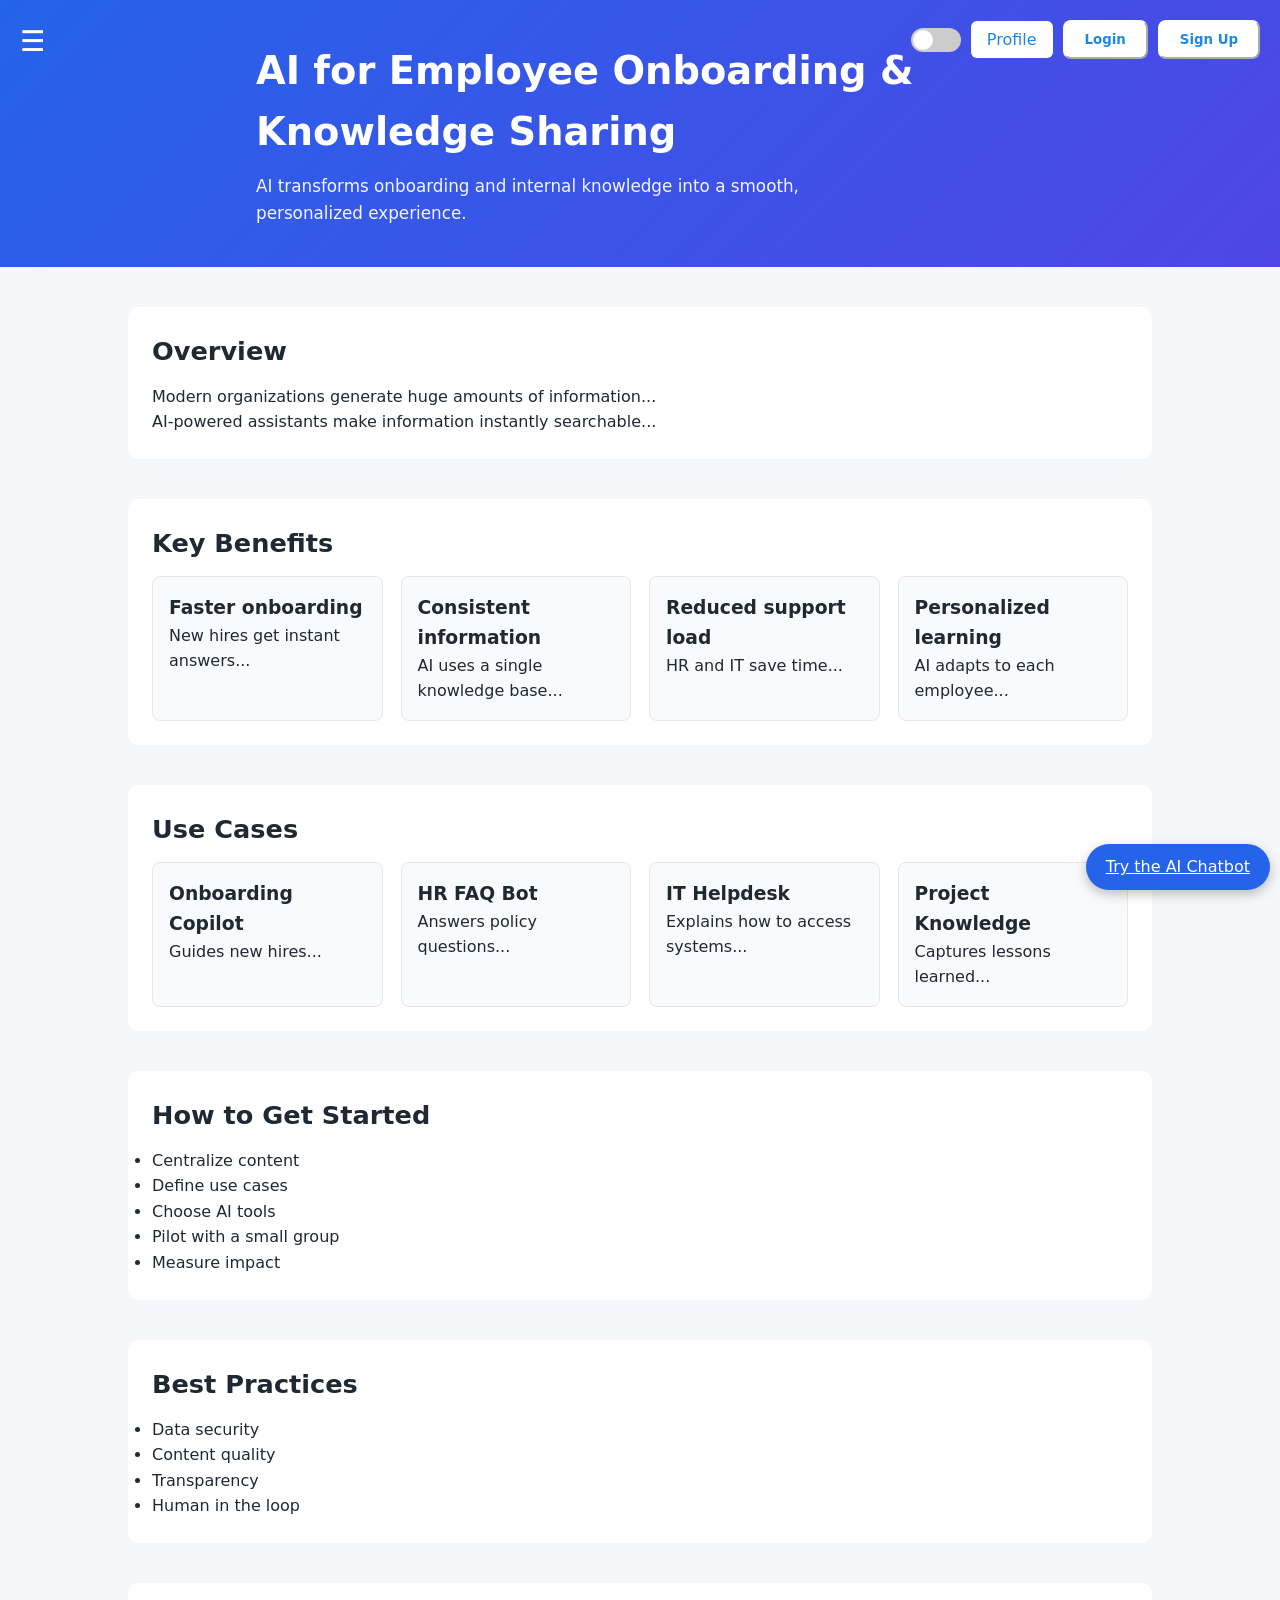
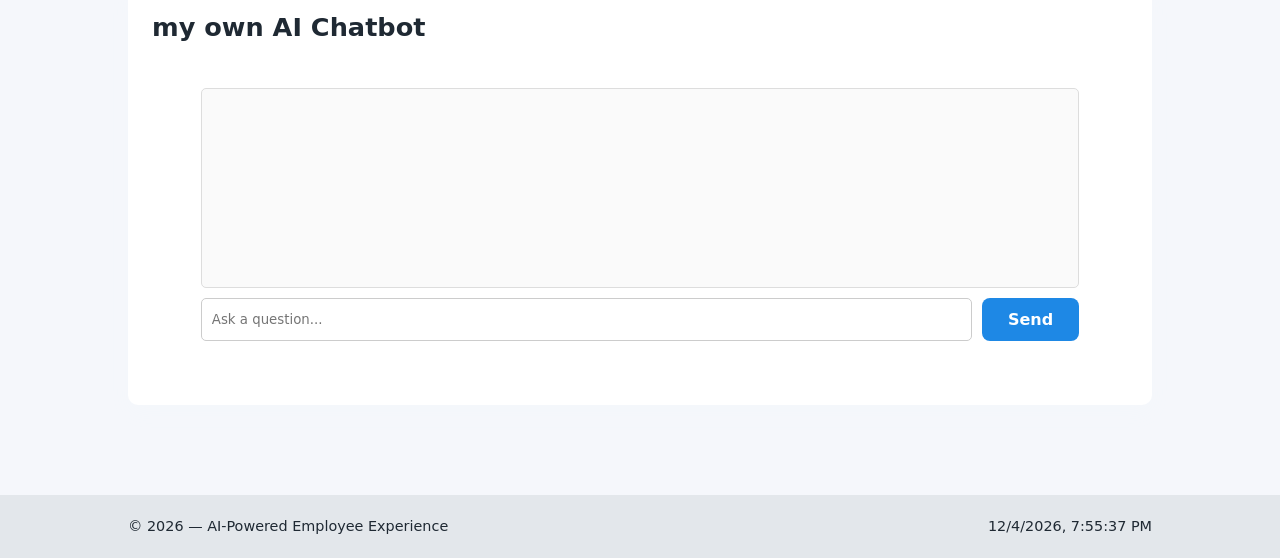
<file: index.html>
<!DOCTYPE html>
<html lang="en">
<head>
  <meta charset="UTF-8" />
  <meta name="viewport" content="width=device-width, initial-scale=1.0" />
  <title>AI Employee Experience</title>
  <link rel="stylesheet" href="style.css" />
</head>

<body>

<!-- SIDEBAR -->
<div class="menu-icon" onclick="toggleSidebar()">☰</div>

<div class="sidebar-overlay" id="sidebarOverlay" onclick="toggleSidebar()"></div>

<div class="sidebar" id="sidebar">
  <h2>Menu</h2>
  <a href="#overview">Overview</a>
  <a href="#benefits">Benefits</a>
  <a href="#use-cases">Use Cases</a>
  <a href="#implementation">Implementation</a>
  <a href="#best-practices">Best Practices</a>
  <a href="#chatbot">Chatbot</a>
</div>

<!-- MENU ICON -->
<div class="menu-icon" onclick="toggleSidebar()">☰</div>

<header>
  <div class="header-controls">
    <div class="toggle-switch" onclick="toggleDarkMode()"><div class="circle"></div></div>

    <div class="profile">
      <div class="profile-btn" onclick="toggleDropdown()">Profile</div>
      <div class="dropdown" id="dropdown">
        <a href="#">My Account</a>
        <a href="#">Settings</a>
        <a href="#">Logout</a>
      </div>
    </div>

    <button onclick="openPopup('login')">Login</button>
    <button onclick="openPopup('signup')">Sign Up</button>
  </div>

  <h1>AI for Employee Onboarding & Knowledge Sharing</h1>
  <p>AI transforms onboarding and internal knowledge into a smooth, personalized experience.</p>

  <a href="#chatbot" class="chat-btn" style="margin: 40px auto; display: block; width: max-content;">
   Try the AI Chatbot
   </a>
</header>

<main>
  <!-- Your informational sections -->
  <section id="overview">
    <h2>Overview</h2>
    <p>Modern organizations generate huge amounts of information...</p>
    <p>AI-powered assistants make information instantly searchable...</p>
  </section>

  <section id="benefits">
    <h2>Key Benefits</h2>
    <div class="grid">
      <div class="card"><h3>Faster onboarding</h3><p>New hires get instant answers...</p></div>
      <div class="card"><h3>Consistent information</h3><p>AI uses a single knowledge base...</p></div>
      <div class="card"><h3>Reduced support load</h3><p>HR and IT save time...</p></div>
      <div class="card"><h3>Personalized learning</h3><p>AI adapts to each employee...</p></div>
    </div>
  </section>

  <section id="use-cases">
    <h2>Use Cases</h2>
    <div class="grid">
      <div class="card"><h3>Onboarding Copilot</h3><p>Guides new hires...</p></div>
      <div class="card"><h3>HR FAQ Bot</h3><p>Answers policy questions...</p></div>
      <div class="card"><h3>IT Helpdesk</h3><p>Explains how to access systems...</p></div>
      <div class="card"><h3>Project Knowledge</h3><p>Captures lessons learned...</p></div>
    </div>
  </section>

  <section id="implementation">
    <h2>How to Get Started</h2>
    <ul>
      <li>Centralize content</li>
      <li>Define use cases</li>
      <li>Choose AI tools</li>
      <li>Pilot with a small group</li>
      <li>Measure impact</li>
    </ul>
  </section>

  <section id="best-practices">
    <h2>Best Practices</h2>
    <ul>
      <li>Data security</li>
      <li>Content quality</li>
      <li>Transparency</li>
      <li>Human in the loop</li>
    </ul>
  </section>

  <!-- CHATBOT SECTION -->
  <section id="chatbot">
    <h2>my own AI Chatbot</h2>
    
    <div class="chat-box">
      <div class="chat-log" id="chatLog"></div>
      <div class="input-row">
        <input id="userInput" placeholder="Ask a question...">
        <button onclick="sendMessage()">Send</button>
      </div>
    </div>
  </section>
</main>

<footer>
  <div>© 2026 — AI‑Powered Employee Experience</div>
  <div id="clock"></div>
</footer>

<!-- POPUP -->
<div class="popup-bg" id="popupBg">
  <div class="popup">
    <h2 id="popupTitle"></h2>
    <input type="text" placeholder="Email">
    <input type="password" placeholder="Password">
    <button style="width:100%;">Submit</button>
    <br><br>
    <button onclick="closePopup()" style="background:#ccc; color:black;">Close</button>
  </div>
</div>

<script>
/* SIDEBAR */
function toggleSidebar() {
  const sidebar = document.getElementById("sidebar");
  const overlay = document.getElementById("sidebarOverlay");

  sidebar.classList.toggle("open");
  overlay.classList.toggle("show");
  document.body.classList.toggle("sidebar-open");
}

/* DARK MODE */
function toggleDarkMode(){ document.body.classList.toggle("dark"); }

/* PROFILE DROPDOWN */
function toggleDropdown(){
  const d=document.getElementById("dropdown");
  d.style.display=d.style.display==="block"?"none":"block";
}

/* POPUP */
function openPopup(type){
  document.getElementById("popupBg").style.display="flex";
  document.getElementById("popupTitle").textContent=type==="login"?"Login":"Sign Up";
}
function closePopup(){ document.getElementById("popupBg").style.display="none"; }

/* CHATBOT */
function sendMessage(){
  const input=document.getElementById("userInput");
  const log=document.getElementById("chatLog");
  const text=input.value.trim();
  if(!text) return;

  log.innerHTML+=`<div><strong>You:</strong> ${text}</div>`;

  setTimeout(()=>{
    log.innerHTML+=`<div><strong>AI:</strong> ${getAIResponse(text)}</div>`;
    log.scrollTop=log.scrollHeight;
  },400);

  input.value="";
}

function getAIResponse(q){
  q=q.toLowerCase().trim();
  if(q==="hello") return "Hello! How can I help you today?";
  if(q==="hi") return "Hi! What would you like to know?";
  if(q==="good morning") return "Good morning! What would you like to know?";
  if(q==="good evening") return "Good evening! How may I help you today?";
  if(q==="hey") return "Hey! How can I assist you?";
  if(q.includes("leave")) return "You can request leave through the HR portal.";
  if(q.includes("benefits")) return "You can view your benefits in the HR system.";
  if(q.includes("onboarding")) return "Onboarding includes training, setup, and team introductions.";
  if(q.includes("abhishek")) return "hello sir , how may i help you";
  if(q.includes("rimal")) return "hello rimal , do you wanna join my company?";
  return "This is a demo response showing how AI can answer internal questions instantly.";
}

/* CLOCK */
function updateClock(){ document.getElementById("clock").textContent=new Date().toLocaleString(); }
setInterval(updateClock,1000); updateClock();
</script>

</body>
</html>
</file>
<file: style.css>
/* GLOBAL RESET */
* {
  box-sizing: border-box;
  margin: 0;
  padding: 0;
  font-family: system-ui, -apple-system, BlinkMacSystemFont, "Segoe UI", sans-serif;
}

/* BODY */
body {
  background: #f5f7fb;
  color: #1f2933;
  line-height: 1.6;
  transition: 0.3s;
}

/* DARK MODE */
body.dark {
  background: #1a1a1a;
  color: #f1f1f1;
}
body.dark header {
  background: #111;
}
body.dark .card, body.dark .chat-box {
  background: #2a2a2a;
  color: white;
  border-color: #444;
}
body.sidebar-open main,
body.sidebar-open header,
body.sidebar-open footer {
  transform: translate(250px);
  transition: margin-left 0.3s ease;
}


/* HEADER */
header {
  background: linear-gradient(135deg, #2563eb, #4f46e5);
  color: #ffffff;
  padding: 40px 20%;
  position: relative;
}
header h1 {
  font-size: 2.4rem;
  margin-bottom: 10px;
  color: white;
}
header p {
  max-width: 650px;
  font-size: 1.05rem;
  opacity: 0.95;
}
.chat-btn{
  position: fixed;
  bottom: -30px;
  right: 10px;
  background: #2563eb;
  color: white;
  padding: 10px 20px;
  border-radius: 30px;
  box-shadow: 0 4px 12px rgba(0,0,0,0.25);
  transition:  2s ease-in-out;
}
/* BUTTONS */
.btn-primary,
.header-controls button,
.home-btn {
  padding: 10px 20px;
  border-radius: 8px;
  font-weight: 600;
  /*text-decoration: none;*/
  cursor: pointer;
  border-color: white;
}
.btn-primary {
  background: #ffffff;
  color: #5e6b91;
}

.header-controls button,
.home-btn {
  background: white;
  color: #1e88e5;
}

/* MAIN CONTENT */
main {
  padding: 40px 10%;
}
section {
  margin-bottom: 40px;
  background: #ffffff;
  border-radius: 10px;
  padding: 24px;
  box-shadow: 0 8px 20px rgba(246, 247, 249, 0.06);
}
section h2 {
  font-size: 1.6rem;
  margin-bottom: 12px;
}
.grid {
  display: grid;
  grid-template-columns: repeat(auto-fit, minmax(230px, 1fr));
  gap: 18px;
}
.card {
  background: #f9fafb;
  border-radius: 8px;
  padding: 16px;
  border: 1px solid #e5e7eb;
}

/* SIDEBAR */
.sidebar {
  width: 200px;
  height: 100%;
  background: #1e88e5;
  color: white;
  position: fixed;
  top: 0;
  left: -260px;
  padding: 70px 10px;
  transition: right 0.30s ease-in-out;
  z-index: 9999;
  box-shadow: 3px 0 10px rgba(0,0,0,0.25);
  display: flex;
  flex-direction: column;
  gap: 10px;
}
.sidebar h2 {
  margin-bottom: 10px;
  font-size: 1.4rem;
  font-weight: 600;
}

.sidebar a {
  color: white;
  text-decoration: none;
  font-size: 1.1rem;
  padding: 8px 0;
  display: block;
  transition: 0.2s;
}

.sidebar a:hover {
  padding-left: 10px;
  opacity: 0.9;
}

.sidebar.open {
  left: 0;
}
/* DARK OVERLAY */
.sidebar-overlay {
  position: fixed;
  top: 0;
  left: 0;
  width: 100%;
  height: 100%;
  background: rgba(121, 11, 11, 0.45);
  display: none;
  z-index: 9998;
  backdrop-filter: blur(2px);
}

.sidebar-overlay.show {
  display: block;
}
.menu-icon {
  position: fixed;
  top: 20px;
  left: 20px;
  font-size: 28px;
  cursor: pointer;
  color: white;
  z-index: 10000; /* FIXED */
}

/* SHIFT PAGE CONTENT WHEN SIDEBAR OPENS */
body.sidebar-open header,
body.sidebar-open main,
body.sidebar-open footer {
  transform: translateX(250px);
  transition: transform 0.35s ease;
}
/* HEADER CONTROLS */
.header-controls {
  position: absolute;
  top: 20px;
  right: 20px;
  display: flex;
  gap: 10px;
  align-items: center;
}

/* DARK MODE SWITCH */
.toggle-switch {
  width: 50px;
  height: 24px;
  background: #ccc;
  border-radius: 20px;
  position: relative;
  cursor: pointer;
}
.toggle-switch .circle {
  width: 20px;
  height: 20px;
  background: white;
  border-radius: 50%;
  position: absolute;
  top: 2px;
  left: 2px;
  transition: 0.3s;
}
/* DARK MODE GLOBAL */
body.dark {
  background: #121212;
  color: #e5e5e5;
}

/* HEADER */
body.dark header {
  background: linear-gradient(135deg, #0e0d0d, #1a237e);
  color: #ffffff;
}

/* MENU ICON */
body.dark .menu-icon {
  color: #ffffff;
}

/* SIDEBAR */
body.dark .sidebar {
  background: #0d47a1;
  color: white;
}
body.dark .sidebar a {
  color: #e0e0e0;
}
body.dark .sidebar a:hover {
  color: #ffffff;
}

/* CARDS & SECTIONS */
body.dark section {
  background: #1e1e1e;
  color: #e5e5e5;
  border: 1px solid #333;
}
body.dark .card {
  background: #2a2a2a;
  border-color: #444;
  color: #e5e5e5;
}

/* CHATBOT */
body.dark .chat-box {
  background: #1e1e1e;
  color: #e5e5e5;
  border: 1px solid #333;
}
body.dark .chat-btn{
  background-color: rgb(58, 54, 54);
  color: white;
}
body.dark .chat-log {
  background: #2a2a2a;
  border-color: #444;
  color: #e5e5e5;
}
body.dark .input-row input {
  background: #333;
  color: #fff;
  border: 1px solid #555;
}

/* POPUP */
body.dark .popup {
  background: #1e1e1e;
  color: #e5e5e5;
}
body.dark .popup input {
  background: #333;
  color: #fff;
  border: 1px solid #555;
}

/* FOOTER */
body.dark footer {
  background: #1e1e1e;
  color: #e5e5e5;
  border-top: 1px solid #333;
}

/* TOGGLE SWITCH */
body.dark .toggle-switch {
  background: #444;
}
body.dark .toggle-switch .circle {
  left: 28px;
}
body.dark .profile-btn{
  color: white;
  background-color: black;
}
body.dark .header-controls button{
  background-color: black;
  color: white;
}

/* PROFILE DROPDOWN */
.profile {
  position: relative;
}
.profile-btn {
  background: white;
  color: #1e88e5;
  padding: 6px 16px;
  border-radius: 6px;
  cursor: pointer;
}
.dropdown {
  position: absolute;
  top: 40px;
  right: 0;
  background: white;
  border-radius: 6px;
  box-shadow: 0 2px 6px rgba(0,0,0,0.2);
  display: none;
  width: 150px;
}
.dropdown a {
  display: block;
  padding: 10px;
  color: #333;
  text-decoration: none;
}
.dropdown a:hover {
  background: #eee;
}

/* POPUP */
.popup-bg {
  position: fixed;
  top: 0;
  left: 0;
  width: 100%;
  height: 100%;
  background: rgba(0,0,0,0.7);
  display: none;
  justify-content: center;
  align-items: center;
}
.popup {
  background: white;
  padding: 30px;
  border-radius: 10px;
  width: 350px;
  text-align: center;
}
.popup input {
  width: 90%;
  padding: 10px;
  margin: 10px 0;
  border-radius: 6px;
  border: 0px solid white;
}

/* CHATBOT */
.chat-box {
  background: white;
  padding: 0px;
  border-radius: 10px;
  margin: 40px auto;
  width: 90%;
  max-width: 10000px;
}
.chat-log {
  height: 200px;
  overflow-y: auto;
  border: 1px solid #ddd;
  padding: 10px;
  border-radius: 5px;
  background: #fafafa;
  margin-bottom: 10px;
}
.input-row {
  display: flex;
  gap: 10px;
}
.input-row input {
  flex: 1;
  padding: 10px;
  border-radius: 5px;
  border: 1px solid #ccc;
}
.input-row button {
  padding: 12px 26px;       /* Bigger button */
  font-size: 1rem;          /* Larger text */
  border-radius: 8px;       /* Softer corners */
  background: #1e88e5;      /* Your theme color */
  color: white;
  border: none;
  cursor: pointer;
  font-weight: 600;
  transition: 0.2s ease;
}

.input-row button:hover {
  background: #1565c0;      /* Slightly darker on hover */
  transform: scale(1.05);   /* Small hover animation */
}

/* FOOTER */
footer {
  display: flex;
  justify-content: space-between;
  align-items: center;
  padding: 20px 10%;
  background: #e3e7eb;
  margin-top: 10px;
  font-size: 0.9rem;
}
 
body {
  font-family: Arial, sans-serif;
  margin: 0;
  padding: 0;
}

.three-column-header {
  display: flex;
  justify-content: space-between;
  align-items: center;
  padding: 20px;
}

.two-column-section {
  display: flex;
  justify-content: space-between;
  padding: 20px;
}

.left-box, .right-box {
  width: 48%;
}

.profile-photo {
  width: 180px;
  height: auto;
  border-radius: 10px;
}

/* ------------------------------
   TABLET VIEW (Medium screens)
   ------------------------------ */
@media (max-width: 1024px) {
  .three-column-header {
    flex-direction: column;
    text-align: center;
  }

  .two-column-section {
    flex-direction: column;
  }

  .left-box, .right-box {
    width: 100%;
    margin-bottom: 20px;
  }

  .profile-photo {
    width: 150px;
  }
}

/* ------------------------------
   MOBILE VIEW (Small screens)
   ------------------------------ */
@media (max-width: 600px) {
  h1 {
    font-size: 24px;
  }

  .profile-photo {
    width: 120px;
  }

  .three-column-header {
    padding: 10px;
  }

  .two-column-section {
    padding: 10px;
  }

  .card {
    padding: 10px;
    font-size: 14px;
  }
}
</file>
